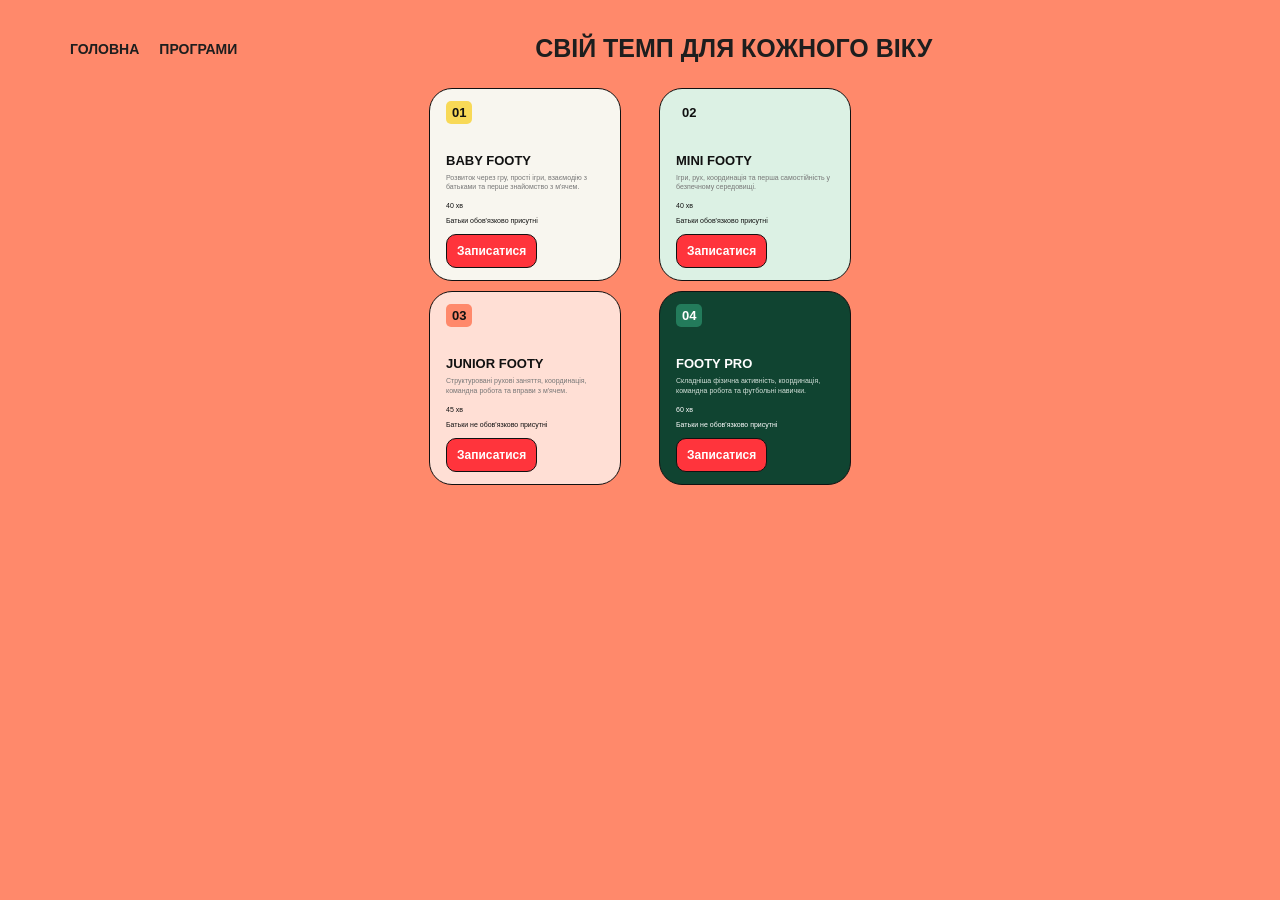
<file: programs.html>
<!DOCTYPE html>
<html lang="uk">
<head>
    <meta charset="UTF-8">
    <meta name="viewport" content="width=device-width, initial-scale=1.0">
    <title>FOOTY — Програми</title>
    <link rel="stylesheet" href="style.css">
    <style>
        * {
            box-sizing: border-box;
            margin: 0;
            padding: 0;
        }

        body {
            font-family: Arial, sans-serif;
            background-color: #ff896b;
            color: #111;
            min-height: 100vh;
        }

        .container {
            max-width: 1200px;
            margin: 0 auto;
            padding: 35px 30px;
        }

        header {
            display: grid;
            grid-template-columns: 120px 1fr;
            align-items: center;
            margin-bottom: 18px;
        }

        .logo {
            font-size: 13px;
            font-weight: 800;
        }

        h1 {
            font-size: 25px;
            text-align: center;
            font-weight: 900;
        }

        .programs-grid {
            display: grid;
            grid-template-columns: repeat(2, 192px);
            justify-content: center;
            gap: 10px 38px;
        }

        .program-card {
            width: 192px;
            min-height: 188px;
            border: 1.5px solid #111;
            border-radius: 23px;
            padding: 12px 16px;
            display: flex;
            flex-direction: column;
            align-items: flex-start;
        }

        .baby {
            background-color: #f8f6ef;
        }

        .mini {
            background-color: #dcf1e4;
        }

        .junior {
            background-color: #ffdfd5;
        }

        .pro {
            background-color: #104431;
            color: white;
        }

        .number {
            font-size: 13px;
            font-weight: bold;
            padding: 4px 6px;
            border-radius: 5px;
            margin-bottom: 29px;
            background-color: #f8d957;
        }

        .mini .number {
            background-color: transparent;
        }

        .junior .number {
            background-color: #ff896b;
        }

        .pro .number {
            background-color: #237b5b;
        }

        .program-card h2 {
            font-size: 13px;
            font-weight: 900;
            margin-bottom: 5px;
        }

        .description {
            font-size: 7px;
            line-height: 1.4;
            color: #777;
            margin-bottom: 10px;
        }

        .pro .description {
            color: #d4e1da;
        }

        .age {
            font-size: 7px;
            margin-bottom: 8px;
        }

        .training {
            font-size: 7px;
            margin-bottom: 10px;
        }

        .signup {
            display: inline-block;
            margin-top: auto;
            padding: 9px 10px;
            background-color: #ff343c;
            color: white;
            border: 1px solid #111;
            border-radius: 10px;
            font-size: 12px;
            font-weight: bold;
            text-decoration: none;
            transition: 0.2s;
        }

        .signup:hover {
            background-color: #e5222c;
            transform: translateY(-2px);
        }

        @media (max-width: 520px) {
            .container {
                padding: 25px 12px;
            }

            header {
                grid-template-columns: 1fr;
                gap: 15px;
                text-align: center;
            }

            h1 {
                font-size: 21px;
            }

            .programs-grid {
                grid-template-columns: repeat(2, minmax(0, 1fr));
                gap: 12px;
            }

            .program-card {
                width: 100%;
                min-height: 190px;
                padding: 12px;
            }
        }
    </style>
</head>

<body>

    <div class="container">

        <header class="program-header">
    <a href="index.html" class="home-link">ГОЛОВНА</a>

    <a href="programs.html" class="program-link">ПРОГРАМИ</a>

    <h1>СВІЙ ТЕМП ДЛЯ КОЖНОГО ВІКУ</h1>
</header>

        <main class="programs-grid">
            <section class="program-card baby">
                <span class="number">01</span>
                <h2>BABY FOOTY</h2>
                <p class="description">
                    Розвиток через гру, прості ігри,
                    взаємодію з батьками та перше
                    знайомство з м'ячем.
                </p>
                <p class="age">40 хв</p>
                <p class="training">Батьки обов'язково присутні</p>
                <a href="#" class="signup">Записатися</a>
            </section>

            <section class="program-card mini">
                <span class="number">02</span>
                <h2>MINI FOOTY</h2>
                <p class="description">
                    Ігри, рух, координація та перша
                    самостійність у безпечному
                    середовищі.
                </p>
                <p class="age">40 хв</p>
                <p class="training">Батьки обов'язково присутні</p>
                <a href="#" class="signup">Записатися</a>
            </section>

            <section class="program-card junior">
                <span class="number">03</span>
                <h2>JUNIOR FOOTY</h2>
                <p class="description">
                    Структуровані рухові заняття,
                    координація, командна робота
                    та вправи з м'ячем.
                </p>
                <p class="age">45 хв</p>
                <p class="training">Батьки не обов'язково присутні</p>
                <a href="#" class="signup">Записатися</a>
            </section>

            <section class="program-card pro">
                <span class="number">04</span>
                <h2>FOOTY PRO</h2>
                <p class="description">
                    Складніша фізична активність,
                    координація, командна робота
                    та футбольні навички.
                </p>
                <p class="age">60 хв</p>
                <p class="training">Батьки не обов'язково присутні</p>
                <a href="#" class="signup">Записатися</a>
            </section>

        </main>

    </div>

</body>
</html>
</file>
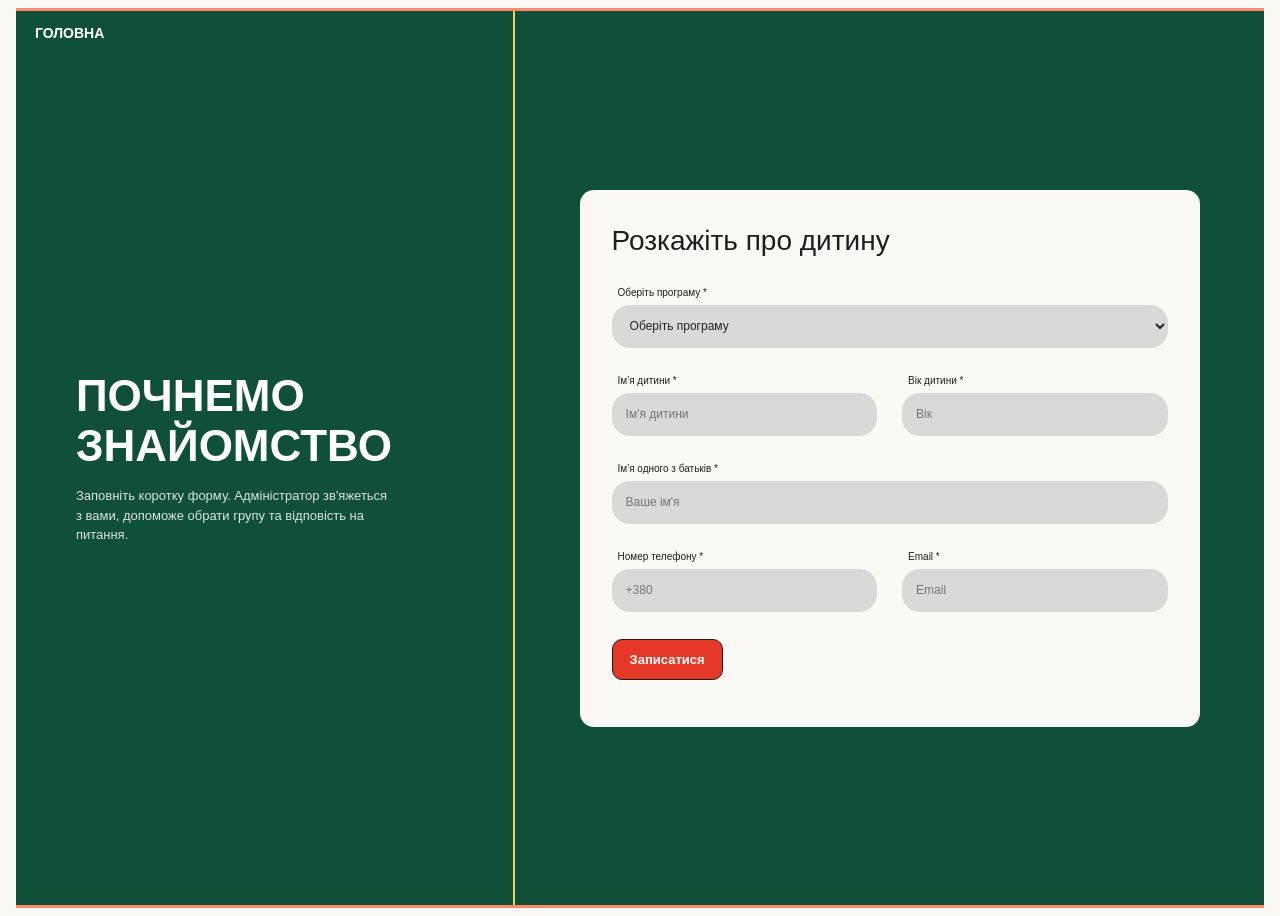
<file: signup.html>
<!DOCTYPE html>
<html lang="uk">
<head>
    <meta charset="UTF-8">
    <meta name="viewport" content="width=device-width, initial-scale=1.0">
    <title>FOOTY — Запис на заняття</title>
    <link rel="stylesheet" href="style.css">
</head>

<body>

    <main class="signup-page">
<a href="index.html" class="signup-home">ГОЛОВНА</a>
        <section class="signup-intro">
            <h1>ПОЧНЕМО<br>ЗНАЙОМСТВО</h1>

            <p>
                Заповніть коротку форму. Адміністратор
                зв'яжеться з вами, допоможе обрати групу
                та відповість на питання.
            </p>
        </section>

        <section class="signup-form-wrapper">

            <form class="signup-card" id="footyForm">

                <h2>Розкажіть про дитину</h2>

                <div class="form-field">
                    <label for="program">Оберіть програму *</label>
                    <select id="program" name="program" required>
                        <option value="">Оберіть програму</option>
                        <option value="BABY FOOTY">BABY FOOTY</option>
                        <option value="MINI FOOTY">MINI FOOTY</option>
                        <option value="JUNIOR FOOTY">JUNIOR FOOTY</option>
                        <option value="FOOTY PRO">FOOTY PRO</option>
                    </select>
                </div>

                <div class="form-row">
                    <div class="form-field">
                        <label for="childName">Ім'я дитини *</label>
                        <input
                            type="text"
                            id="childName"
                            name="childName"
                            required
                            placeholder="Ім'я дитини"
                        >
                    </div>

                    <div class="form-field">
                        <label for="childAge">Вік дитини *</label>
                        <input
                            type="number"
                            id="childAge"
                            name="childAge"
                            min="0"
                            max="18"
                            required
                            placeholder="Вік"
                        >
                    </div>
                </div>

                <div class="form-field">
                    <label for="parentName">Ім'я одного з батьків *</label>
                    <input
                        type="text"
                        id="parentName"
                        name="parentName"
                        required
                        placeholder="Ваше ім'я"
                    >
                </div>

                <div class="form-row">
                    <div class="form-field">
                        <label for="phone">Номер телефону *</label>
                        <input
                            type="tel"
                            id="phone"
                            name="phone"
                            required
                            placeholder="+380"
                        >
                    </div>

                    <div class="form-field">
                        <label for="email">Email *</label>
                        <input
                            type="email"
                            id="email"
                            name="email"
                            required
                            placeholder="Email"
                        >
                    </div>
                </div>

                <button type="submit" class="signup-submit">
                    Записатися
                </button>

                <p id="formMessage" class="form-message"></p>

            </form>

        </section>

    </main>

    <script>
        const footyForm = document.getElementById("footyForm");
        const formMessage = document.getElementById("formMessage");

        footyForm.addEventListener("submit", function(event) {
            event.preventDefault();

            const age = Number(document.getElementById("childAge").value);
            if (age < 0 || age > 18) {
                formMessage.textContent = "Введіть коректний вік дитини.";
                return;
            }

            formMessage.textContent =
                "Дякуємо! Вашу заявку заповнено. Адміністратор зв'яжеться з вами.";

            footyForm.reset();
        });
    </script>

</body>
</html>
</file>
<file: style.css>
/* =========================
   1. ОСНОВНЫЕ НАСТРОЙКИ
========================= */

:root {
    --color-bg: #FBF9F5;
    --color-coral: #F27956;
    --color-green: #58B847;
    --color-red: #E53928;
    --color-red-hover: #C82B1C;
    --text-dark: #1E1E1E;
    --text-muted: #666666;
    --font-heading: 'Montserrat', sans-serif;
    --font-body: 'Inter', sans-serif;
}

* {
    box-sizing: border-box;
    margin: 0;
    padding: 0;
}

body {
    font-family: var(--font-body);
    background-color: var(--color-bg);
    color: var(--text-dark);
    overflow-x: hidden;
}

.container {
    max-width: 1200px;
    margin: 0 auto;
    padding: 0 24px;
}

/* =========================
   2. ГОЛОВНА СТОРІНКА
========================= */

.hero-section {
    padding: 24px 0 60px;
}

.hero-grid {
    display: grid;
    grid-template-columns: 0.95fr 1.05fr;
    gap: 48px;
    align-items: center;
}

.hero-image-wrapper {
    position: relative;
    border-radius: 24px;
    overflow: hidden;
    display: flex;
    align-items: center;
    justify-content: center;
    box-shadow: 0 8px 30px rgba(0,0,0,0.08);
    aspect-ratio: 2 / 3;
    max-height: 600px;
    background-color: #CDE3D6;
}

.hero-main-img {
    width: 100%;
    height: 100%;
    object-fit: cover;
}

.hero-content {
    display: flex;
    flex-direction: column;
}

.site-header {
    display: flex;
    align-items: center;
    justify-content: space-between;
    margin-bottom: 40px;
}

.logo {
    display: flex;
    align-items: center;
    gap: 8px;
    font-family: var(--font-heading);
    font-weight: 900;
    font-size: 1.25rem;
    text-decoration: none;
    color: var(--text-dark);
}

.logo-badge {
    width: 36px;
    height: 20px;
    background: linear-gradient(
        90deg,
        #E53928 0%,
        #FF914D 50%,
        #58B847 100%
    );
    border-radius: 18px 18px 0 0;
}

.nav-links {
    display: flex;
    gap: 28px;
    font-family: var(--font-heading);
    font-weight: 800;
    font-size: 0.85rem;
    letter-spacing: 0.05em;
}

.nav-links a {
    text-decoration: none;
    color: var(--text-dark);
    transition: color 0.2s;
}

.nav-links a:hover {
    color: var(--color-red);
}

/* Кнопки */

.btn {
    display: inline-flex;
    align-items: center;
    justify-content: center;
    font-family: var(--font-body);
    font-weight: 600;
    text-decoration: none;
    border-radius: 999px;
    border: none;
    cursor: pointer;
    transition: 0.2s;
}

.btn:hover {
    transform: translateY(-1px);
}

.btn-red {
    background-color: var(--color-red);
    color: #FFFFFF;
}

.btn-red:hover {
    background-color: var(--color-red-hover);
}

.btn-sm {
    padding: 10px 22px;
    font-size: 0.85rem;
}

.btn-lg {
    padding: 14px 36px;
    font-size: 1rem;
}

/* Заголовок */

.hero-title-box {
    position: relative;
    margin-bottom: 16px;
}

h1 {
    font-family: var(--font-heading);
    font-weight: 900;
    font-size: clamp(2.4rem, 3.8vw, 3.5rem);
    line-height: 1.1;
    color: var(--text-dark);
}

.text-green {
    color: var(--color-green);
}

.sketch-ball-svg {
    position: absolute;
    top: 0;
    right: 40px;
    width: 54px;
    height: 54px;
}

.hero-subtitle {
    font-size: 1.05rem;
    color: var(--text-muted);
    margin-bottom: 28px;
}

.hero-action-row {
    display: flex;
    align-items: center;
    gap: 24px;
    flex-wrap: wrap;
}

.social-proof {
    display: flex;
    align-items: center;
    gap: 12px;
    font-size: 0.88rem;
    font-weight: 600;
}

.avatars {
    display: flex;
}

.avatars img {
    width: 32px;
    height: 32px;
    border-radius: 50%;
    border: 2px solid #FFFFFF;
    object-fit: cover;
    margin-left: -10px;
}

.avatars img:first-child {
    margin-left: 0;
}

/* =========================
   3. СТРАНИЦА ПРОГРАМ
========================= */

.programs-page {
    min-height: 100vh;
    background-color: #FF896B;
    padding: 35px 30px;
}

.program-header {
    max-width: 1200px;
    margin: 0 auto 18px;
    display: grid;
    grid-template-columns: 120px 1fr 120px;
    align-items: center;
    gap: 15px;
}
.program-header h1 {
    font-size: 25px;
    text-align: center;
    font-weight: 900;
}

.home-link {
    color: #111;
    font-weight: 800;
    font-size: 13px;
    text-decoration: none;
}

.home-link:hover {
    color: var(--color-red);
}

.header-signup {
    background-color: var(--color-red);
    color: white;
    padding: 10px 18px;
    border-radius: 25px;
    text-decoration: none;
    font-size: 13px;
    font-weight: bold;
    text-align: center;
}

.header-signup:hover {
    background-color: var(--color-red-hover);
}

/* Карточки программ */

.programs-grid {
    max-width: 1200px;
    margin: 0 auto;
    display: grid;
    grid-template-columns: repeat(2, 192px);
    justify-content: center;
    gap: 10px 38px;
}

.program-card {
    width: 192px;
    min-height: 188px;
    border: 1.5px solid #111;
    border-radius: 23px;
    padding: 12px 16px;
    display: flex;
    flex-direction: column;
    align-items: flex-start;
}

.baby {
    background-color: #F8F6EF;
}

.mini {
    background-color: #DCF1E4;
}

.junior {
    background-color: #FFDFD5;
}

.pro {
    background-color: #104431;
    color: white;
}

/* Номера карточек */

.number {
    font-size: 13px;
    font-weight: bold;
    padding: 4px 6px;
    border-radius: 5px;
    margin-bottom: 29px;
    background-color: #F8D957;
}

.mini .number {
    background-color: transparent;
}

.junior .number {
    background-color: #FF896B;
}

.pro .number {
    background-color: #237B5B;
}

/* Текст карточек */

.program-card h2 {
    font-size: 13px;
    font-weight: 900;
    margin-bottom: 5px;
}

.description {
    font-size: 7px;
    line-height: 1.4;
    color: #777;
    margin-bottom: 10px;
}

.pro .description {
    color: #D4E1DA;
}

.age {
    font-size: 7px;
    margin-bottom: 8px;
}

.training {
    font-size: 7px;
    margin-bottom: 10px;
}

/* Кнопки записи */

.signup {
    display: inline-block;
    margin-top: auto;
    padding: 9px 10px;
    background-color: #FF343C;
    color: white;
    border: 1px solid #111;
    border-radius: 10px;
    font-size: 12px;
    font-weight: bold;
    text-decoration: none;
    transition: 0.2s;
}

.signup:hover {
    background-color: #E5222C;
    transform: translateY(-2px);
}

/* =========================
   4. ФОРМА ЗАПИСИ
========================= */

#signup {
    padding: 60px 24px;
    text-align: center;
    background-color: var(--color-coral);
}

#signup h2 {
    font-family: var(--font-heading);
    margin-bottom: 20px;
}

#signupForm {
    max-width: 400px;
    margin: 0 auto;
    display: flex;
    flex-direction: column;
    gap: 14px;
}

#signupForm input {
    padding: 14px;
    border-radius: 12px;
    border: none;
    font-family: var(--font-body);
}

#signupForm button {
    padding: 14px;
    cursor: pointer;
}

/* =========================
   5. АДАПТИВНОСТЬ
========================= */

@media (max-width: 860px) {
    .hero-grid {
        grid-template-columns: 1fr;
        gap: 32px;
    }

    .nav-links {
        display: none;
    }
}

@media (max-width: 520px) {
    .programs-page {
        padding: 25px 12px;
    }

    .program-header {
        grid-template-columns: 1fr 1fr;
        gap: 15px;
    }

    .program-header h1 {
        grid-column: 1 / -1;
        grid-row: 2;
        font-size: 21px;
    }

    .header-signup {
        justify-self: end;
    }

    .programs-grid {
        grid-template-columns: repeat(2, minmax(0, 1fr));
        gap: 12px;
    }

    .program-card {
        width: 100%;
        min-height: 190px;
        padding: 12px;
    }

    .container {
        padding: 0 15px;
    }

    .site-header {
        flex-wrap: wrap;
        gap: 15px;
    }

    .hero-grid {
        grid-template-columns: 1fr;
    }
}
.program-header {
    max-width: 1200px;
    margin: 0 auto 25px;
    display: flex;
    align-items: center;
    justify-content: space-between;
    gap: 20px;
}

.home-link,
.program-link {
    color: #1E1E1E;
    font-family: var(--font-heading);
    font-size: 14px;
    font-weight: 800;
    text-decoration: none;
}

.home-link:hover,
.program-link:hover {
    color: #E53928;
}

.program-header h1 {
    flex: 1;
    text-align: center;
    font-size: 25px;
}
/* =========================
   СТОРІНКА ЗАПИСУ FOOTY
========================= */

.signup-page {
    min-height: 100vh;
    display: grid;
    grid-template-columns: 40% 60%;
    background: #104F38;
    border-top: 3px solid #FF896B;
    border-bottom: 3px solid #FF896B;
    margin: 8px 16px;
}

/* Ліва частина */

.signup-intro {
    padding: 80px 12%;
    display: flex;
    flex-direction: column;
    justify-content: center;
    border-right: 2px solid #E8D95A;
    color: #FFFFFF;
}

.signup-intro h1 {
    font-family: var(--font-heading);
    font-size: clamp(30px, 4vw, 44px);
    line-height: 1.12;
    margin-bottom: 16px;
    color: #FFFFFF;
}

.signup-intro p {
    max-width: 320px;
    color: #D8E5DC;
    font-size: 13px;
    line-height: 1.5;
}

/* Права частина */

.signup-form-wrapper {
    display: flex;
    align-items: center;
    justify-content: center;
    padding: 35px;
}

.signup-card {
    width: 100%;
    max-width: 620px;
    background: #FBF9F5;
    border-radius: 14px;
    padding: 35px 32px;
}

.signup-card h2 {
    font-family: var(--font-body);
    font-size: clamp(22px, 3vw, 28px);
    font-weight: 500;
    margin-bottom: 30px;
}

/* Поля форми */

.form-field {
    display: flex;
    flex-direction: column;
    gap: 7px;
    min-width: 0;
    margin-bottom: 27px;
}

.form-field label {
    font-size: 10px;
    font-weight: 500;
    padding-left: 6px;
}

.form-field input,
.form-field select {
    width: 100%;
    height: 43px;
    border: none;
    outline: none;
    border-radius: 18px;
    background: #D9D9D9;
    padding: 0 14px;
    font-family: var(--font-body);
    font-size: 12px;
    color: #222222;
}

.form-field input:focus,
.form-field select:focus {
    outline: 2px solid #58B847;
    background: #EEEEEE;
}

.form-field select {
    cursor: pointer;
}

.form-row {
    display: grid;
    grid-template-columns: 1fr 1fr;
    gap: 25px;
}

/* Кнопка */

.signup-submit {
    display: inline-block;
    background: #E53928;
    color: #FFFFFF;
    border: 1px solid #1E1E1E;
    border-radius: 10px;
    padding: 12px 17px;
    font-family: var(--font-body);
    font-size: 13px;
    font-weight: 600;
    cursor: pointer;
    transition: 0.2s;
}

.signup-submit:hover {
    background: #C82B1C;
    transform: translateY(-2px);
}

.form-message {
    margin-top: 12px;
    font-size: 12px;
    color: #104F38;
    line-height: 1.5;
}

/* Адаптація для телефонів */

@media (max-width: 750px) {
    .signup-page {
        grid-template-columns: 1fr;
        margin: 8px;
    }

    .signup-intro {
        padding: 35px 25px;
        border-right: none;
        border-bottom: 2px solid #E8D95A;
    }

    .signup-intro h1 {
        font-size: 32px;
    }

    .signup-form-wrapper {
        padding: 25px 15px;
    }

    .signup-card {
        padding: 25px 20px;
    }
}

@media (max-width: 430px) {
    .form-row {
        grid-template-columns: 1fr;
        gap: 0;
    }

    .signup-card h2 {
        font-size: 22px;
    }
}
.signup-home {
    position: absolute;
    top: 25px;
    left: 35px;
    color: #FFFFFF;
    font-family: var(--font-heading);
    font-size: 14px;
    font-weight: 800;
    text-decoration: none;
    z-index: 10;
}

.signup-home:hover {
    color: #E8D95A;
}
/* Виправлення мобільної навігації */

@media (max-width: 860px) {

    .site-header {
        display: flex;
        flex-wrap: wrap;
        justify-content: center;
        gap: 15px;
    }

    .nav-links {
        display: flex !important;
        flex-wrap: wrap;
        justify-content: center;
        gap: 16px;
        font-size: 12px;
    }

    .program-header {
        display: flex;
        flex-wrap: wrap;
        justify-content: space-between;
        gap: 12px;
    }

    .program-header h1 {
        flex-basis: 100%;
        order: 3;
        text-align: center;
        font-size: 20px;
    }

    .home-link,
    .program-link {
        display: inline-block;
        font-size: 12px;
    }
}
</file>
